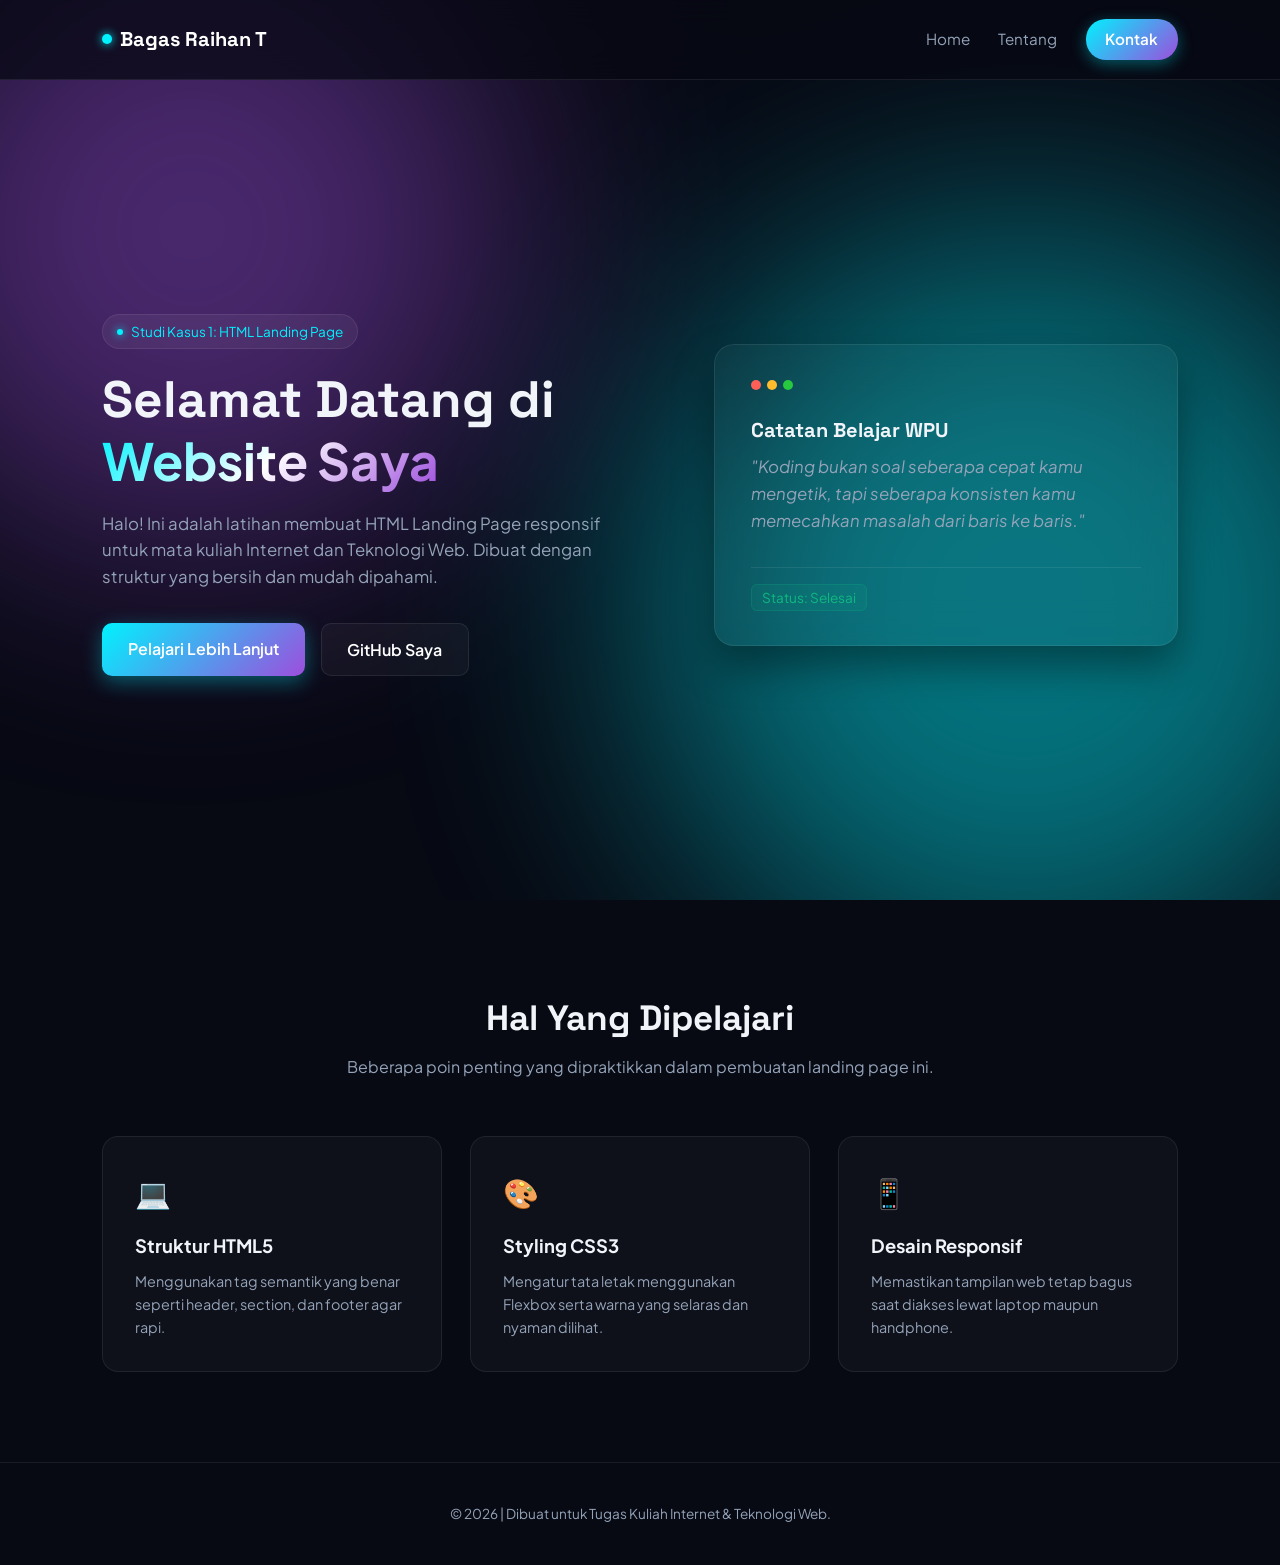
<file: wpubelajarweb/07-studi-kasus-1/index.html>
<!DOCTYPE html>
<html lang="id">
<head>
    <meta charset="UTF-8">
    <meta name="viewport" content="width=device-width, initial-scale=1.0">
    <title>Studi Kasus 1 - Landing Page</title>
    
    <link rel="preconnect" href="https://fonts.googleapis.com">
    <link rel="preconnect" href="https://fonts.gstatic.com" crossorigin>
    <link href="https://fonts.googleapis.com/css2?family=Plus+Jakarta+Sans:wght@300;400;500;600;700&family=Space+Grotesk:wght@500;700&display=swap" rel="stylesheet">

    <style>

        :root {
            --bg-dark: #070913;
            --card-bg: rgba(255, 255, 255, 0.03);
            --card-border: rgba(255, 255, 255, 0.08);
            --primary-cyan: #00f2fe;
            --primary-purple: #9d4edd;
            --text-main: #f1f5f9;
            --text-muted: #94a3b8;
            --glow-cyan: rgba(0, 242, 254, 0.35);
            --glow-purple: rgba(157, 78, 221, 0.35);
            --transition-smooth: all 0.3s cubic-bezier(0.16, 1, 0.3, 1);
        }

        * {
            margin: 0;
            padding: 0;
            box-sizing: border-box;
            font-family: 'Plus Jakarta Sans', sans-serif;
            scroll-behavior: smooth;
        }

        body {
            background-color: var(--bg-dark);
            color: var(--text-main);
            overflow-x: hidden;
            line-height: 1.6;
        }

        .bg-mesh {
            position: fixed;
            top: 0;
            left: 0;
            width: 100vw;
            height: 100vh;
            z-index: -1;
            overflow: hidden;
            pointer-events: none;
        }

        .blob {
            position: absolute;
            border-radius: 50%;
            filter: blur(130px);
            opacity: 0.45;
            animation: floatBlob 15s infinite alternate ease-in-out;
        }

        .blob-1 {
            top: -10%;
            left: -10%;
            width: 50vw;
            height: 50vw;
            background: var(--primary-purple);
        }

        .blob-2 {
            bottom: -10%;
            right: -10%;
            width: 60vw;
            height: 60vw;
            background: var(--primary-cyan);
            animation-delay: -5s;
        }

        @keyframes floatBlob {
            0% { transform: translate(0, 0) scale(1); }
            50% { transform: translate(50px, 70px) scale(1.1); }
            100% { transform: translate(-30px, 30px) scale(0.9); }
        }

        header {
            position: fixed;
            top: 0;
            left: 0;
            width: 100%;
            padding: 1.2rem 8%;
            display: flex;
            justify-content: space-between;
            align-items: center;
            z-index: 1000;
            background: rgba(7, 9, 19, 0.75);
            backdrop-filter: blur(16px);
            -webkit-backdrop-filter: blur(16px);
            border-bottom: 1px solid var(--card-border);
        }

        .logo {
            font-family: 'Space Grotesk', sans-serif;
            font-size: 1.25rem;
            font-weight: 700;
            color: #fff;
            display: flex;
            align-items: center;
            gap: 8px;
            text-decoration: none;
        }

        .logo-dot {
            width: 10px;
            height: 10px;
            background: var(--primary-cyan);
            border-radius: 50%;
            box-shadow: 0 0 10px var(--primary-cyan);
        }

        nav {
            display: flex;
            gap: 1.8rem;
            align-items: center;
        }

        nav a {
            color: var(--text-muted);
            text-decoration: none;
            font-size: 0.95rem;
            transition: var(--transition-smooth);
        }

        nav a:hover {
            color: #fff;
        }

        .btn-kontak {
            background: linear-gradient(135deg, var(--primary-cyan), var(--primary-purple));
            color: #fff !important;
            padding: 0.5rem 1.2rem;
            border-radius: 20px;
            font-weight: 600;
            box-shadow: 0 4px 15px var(--glow-cyan);
        }

        .btn-kontak:hover {
            transform: translateY(-2px);
            box-shadow: 0 6px 20px var(--glow-purple);
        }

        .hero {
            min-height: 100vh;
            padding: 150px 8% 60px;
            display: grid;
            grid-template-columns: 1.2fr 1fr;
            align-items: center;
            gap: 3.5rem;
        }

        .badge-tugas {
            display: inline-flex;
            align-items: center;
            gap: 8px;
            padding: 6px 14px;
            background: rgba(255, 255, 255, 0.05);
            border: 1px solid var(--card-border);
            border-radius: 20px;
            font-size: 0.85rem;
            color: var(--primary-cyan);
            margin-bottom: 1.2rem;
        }

        .badge-dot {
            width: 6px;
            height: 6px;
            background: var(--primary-cyan);
            border-radius: 50%;
            box-shadow: 0 0 8px var(--primary-cyan);
        }

        .hero h1 {
            font-family: 'Space Grotesk', sans-serif;
            font-size: 3.2rem;
            line-height: 1.2;
            margin-bottom: 1rem;
        }

        .text-gradient {
            background: linear-gradient(135deg, var(--primary-cyan), #ffffff, var(--primary-purple));
            -webkit-background-clip: text;
            -webkit-text-fill-color: transparent;
        }

        .hero p {
            color: var(--text-muted);
            margin-bottom: 2rem;
            font-size: 1.05rem;
            max-width: 500px;
        }

        .hero-buttons {
            display: flex;
            gap: 1rem;
        }

        .btn-utama, .btn-secondary {
            padding: 0.8rem 1.6rem;
            border-radius: 10px;
            text-decoration: none;
            font-weight: 600;
            transition: var(--transition-smooth);
        }

        .btn-utama {
            background: linear-gradient(135deg, var(--primary-cyan), var(--primary-purple));
            color: #fff;
            box-shadow: 0 6px 20px var(--glow-cyan);
        }

        .btn-utama:hover {
            transform: translateY(-2px);
            box-shadow: 0 8px 25px var(--glow-purple);
        }

        .btn-secondary {
            background: rgba(255, 255, 255, 0.04);
            color: #fff;
            border: 1px solid var(--card-border);
        }

        .btn-secondary:hover {
            background: rgba(255, 255, 255, 0.08);
            border-color: rgba(255, 255, 255, 0.2);
        }

        .hero-box {
            background: var(--card-bg);
            border: 1px solid var(--card-border);
            backdrop-filter: blur(20px);
            padding: 2.2rem;
            border-radius: 20px;
            box-shadow: 0 20px 40px rgba(0,0,0,0.4);
            transition: var(--transition-smooth);
        }

        .hero-box:hover {
            transform: translateY(-5px);
            border-color: rgba(0, 242, 254, 0.3);
        }

        .window-dot {
            display: flex;
            gap: 6px;
            margin-bottom: 1.5rem;
        }

        .window-dot span {
            width: 10px;
            height: 10px;
            border-radius: 50%;
        }

        .red { background: #ff5f56; }
        .yellow { background: #ffbd2e; }
        .green { background: #27c93f; }

        .hero-box h3 {
            font-family: 'Space Grotesk', sans-serif;
            margin-bottom: 0.5rem;
            font-size: 1.25rem;
        }

        .box-desc {
            color: var(--text-muted);
            font-style: italic;
            font-size: 0.95rem;
            margin-bottom: 1.5rem;
        }

        .box-footer {
            border-top: 1px solid var(--card-border);
            padding-top: 1rem;
        }

        .status-aktif {
            font-size: 0.85rem;
            color: #10b981;
            background: rgba(16, 185, 129, 0.1);
            padding: 4px 10px;
            border-radius: 6px;
            border: 1px solid rgba(16, 185, 129, 0.2);
        }

        .fitur-section {
            padding: 90px 8%;
        }

        .section-title {
            text-align: center;
            margin-bottom: 3.5rem;
        }

        .section-title h2 {
            font-family: 'Space Grotesk', sans-serif;
            font-size: 2.2rem;
            margin-bottom: 0.5rem;
        }

        .section-title p {
            color: var(--text-muted);
        }

        .fitur-grid {
            display: grid;
            grid-template-columns: repeat(auto-fit, minmax(260px, 1fr));
            gap: 1.8rem;
        }

        .fitur-card {
            background: var(--card-bg);
            border: 1px solid var(--card-border);
            padding: 2rem;
            border-radius: 16px;
            transition: var(--transition-smooth);
        }

        .fitur-card:hover {
            border-color: rgba(0, 242, 254, 0.3);
            transform: translateY(-5px);
            background: rgba(255, 255, 255, 0.05);
        }

        .ikon {
            font-size: 1.8rem;
            margin-bottom: 1rem;
        }

        .fitur-card h3 {
            font-size: 1.15rem;
            margin-bottom: 0.6rem;
        }

        .fitur-card p {
            color: var(--text-muted);
            font-size: 0.9rem;
        }

        footer {
            text-align: center;
            padding: 2.5rem 8%;
            border-top: 1px solid var(--card-border);
            color: var(--text-muted);
            font-size: 0.85rem;
        }

        @media (max-width: 850px) {
            .hero {
                grid-template-columns: 1fr;
                padding-top: 130px;
                text-align: center;
            }
            .hero p {
                margin: 0 auto 2rem;
            }
            .hero-buttons {
                justify-content: center;
            }
            .hero h1 {
                font-size: 2.4rem;
            }
            nav {
                display: none;
            }
        }
    </style>
</head>
<body>

    <div class="bg-mesh">
        <div class="blob blob-1"></div>
        <div class="blob blob-2"></div>
    </div>

    <header>
        <a href="#" class="logo">
            <div class="logo-dot"></div> Bagas Raihan T
        </a>
        <nav>
            <a href="#home">Home</a>
            <a href="#tentang">Tentang</a>
            <a href="#kontak" class="btn-kontak">Kontak</a>
        </nav>
    </header>

    <section id="home" class="hero">
        <div class="hero-content">
            <div class="badge-tugas">
                <div class="badge-dot"></div> Studi Kasus 1: HTML Landing Page
            </div>
            <h1>Selamat Datang di <br><span class="text-gradient">Website Saya</span></h1>
            <p>
                Halo! Ini adalah latihan membuat HTML Landing Page responsif untuk mata kuliah Internet dan Teknologi Web. Dibuat dengan struktur yang bersih dan mudah dipahami.
            </p>
            <div class="hero-buttons">
                <a href="#tentang" class="btn-utama">Pelajari Lebih Lanjut</a>
                <a href="https://github.com" target="_blank" class="btn-secondary">GitHub Saya</a>
            </div>
        </div>

        <div class="hero-box">
            <div class="window-dot">
                <span class="red"></span>
                <span class="yellow"></span>
                <span class="green"></span>
            </div>
            <h3>Catatan Belajar WPU</h3>
            <p class="box-desc">"Koding bukan soal seberapa cepat kamu mengetik, tapi seberapa konsisten kamu memecahkan masalah dari baris ke baris."</p>
            <div class="box-footer">
                <span class="status-aktif">Status: Selesai</span>
            </div>
        </div>
    </section>

    <section id="tentang" class="fitur-section">
        <div class="section-title">
            <h2>Hal Yang Dipelajari</h2>
            <p>Beberapa poin penting yang dipraktikkan dalam pembuatan landing page ini.</p>
        </div>

        <div class="fitur-grid">
            <div class="fitur-card">
                <div class="ikon">💻</div>
                <h3>Struktur HTML5</h3>
                <p>Menggunakan tag semantik yang benar seperti header, section, dan footer agar rapi.</p>
            </div>

            <div class="fitur-card">
                <div class="ikon">🎨</div>
                <h3>Styling CSS3</h3>
                <p>Mengatur tata letak menggunakan Flexbox serta warna yang selaras dan nyaman dilihat.</p>
            </div>

            <div class="fitur-card">
                <div class="ikon">📱</div>
                <h3>Desain Responsif</h3>
                <p>Memastikan tampilan web tetap bagus saat diakses lewat laptop maupun handphone.</p>
            </div>
        </div>
    </section>

    <footer id="kontak">
        <p>&copy; 2026 | Dibuat untuk Tugas Kuliah Internet & Teknologi Web.</p>
    </footer>

</body>
</html>
</file>
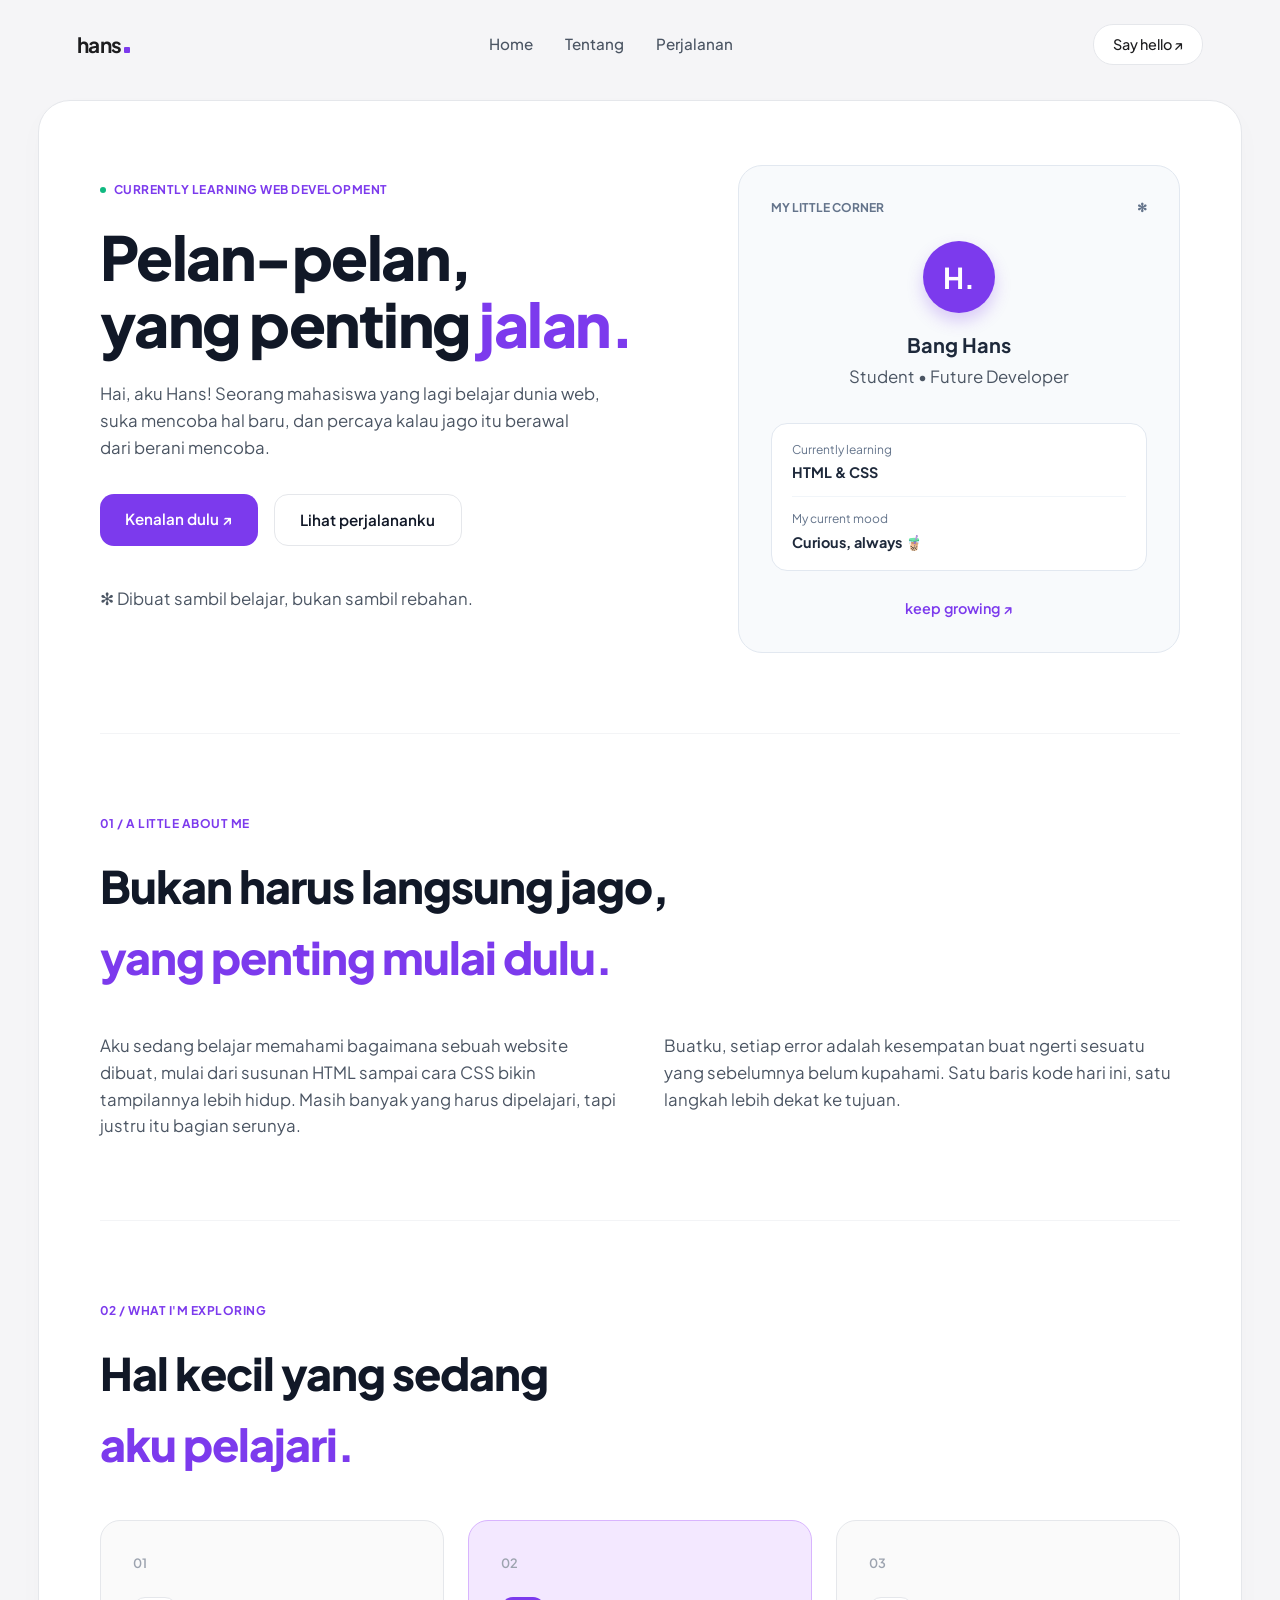
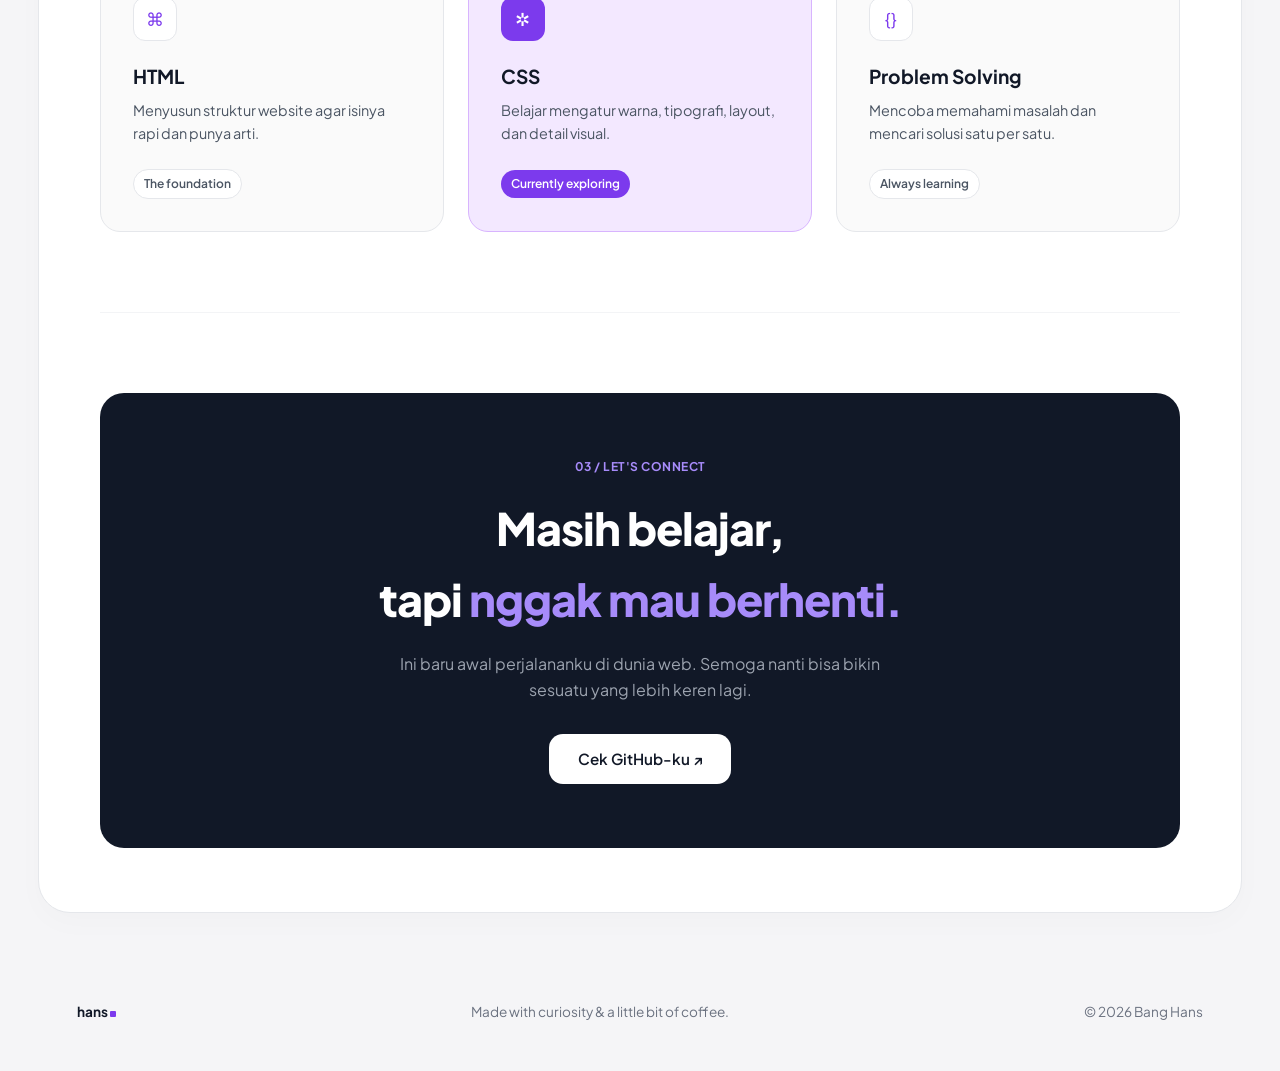
<file: wpubelajarweb/08-css-dasar/index.html>
<!DOCTYPE html>
<html lang="id">
<head>
    <meta charset="UTF-8">
    <meta name="viewport" content="width=device-width, initial-scale=1.0">
    <title>Bagas Raihan T. — Web Portfolio</title>
    <link rel="stylesheet" href="style.css">

    <link rel="preconnect" href="https://fonts.googleapis.com">
    <link rel="preconnect" href="https://fonts.gstatic.com" crossorigin>
    <link href="https://fonts.googleapis.com/css2?family=Plus+Jakarta+Sans:wght@300;400;500;600;700&display=swap" rel="stylesheet">
</head>
<body>

    <header>
        <a href="#" class="logo">hans<span class="logo-dot"></span></a>
        <nav>
            <a href="#home">Home</a>
            <a href="#tentang">Tentang</a>
            <a href="#perjalanan">Perjalanan</a>
        </nav>
        <a href="https://github.com/BangHansss" target="_blank" class="btn-say-hello">Say hello ↗</a>
    </header>

    <main class="main-wrapper">
        <div class="hero-card">
            
            <!-- Hero Section -->
            <section id="home" class="hero">
                <div class="hero-content">
                    <div class="badge-learning">
                        <span class="badge-dot"></span> CURRENTLY LEARNING WEB DEVELOPMENT
                    </div>
                    <h1>Pelan-pelan,<br>yang penting <span class="text-gradient">jalan.</span></h1>
                    <p>
                        Hai, aku Hans! Seorang mahasiswa yang lagi belajar dunia web, suka mencoba hal baru, dan percaya kalau jago itu berawal dari berani mencoba.
                    </p>
                    <div class="hero-buttons">
                        <a href="#tentang" class="btn-primary">Kenalan dulu ↗</a>
                        <a href="#perjalanan" class="btn-secondary">Lihat perjalananku</a>
                    </div>
                    <p class="footer-quote">✻ Dibuat sambil belajar, bukan sambil rebahan.</p>
                </div>

                <div class="little-corner-card">
                    <div class="corner-header">
                        <span class="corner-title">MY LITTLE CORNER</span>
                        <span class="corner-icon">✻</span>
                    </div>
                    <div class="profile-circle">H.</div>
                    <h3>Bang Hans</h3>
                    <p class="profile-subtitle">Student • Future Developer</p>
                    
                    <div class="corner-info">
                        <div class="info-item">
                            <span class="info-label">Currently learning</span>
                            <span class="info-value">HTML & CSS</span>
                        </div>
                        <hr class="info-divider">
                        <div class="info-item">
                            <span class="info-label">My current mood</span>
                            <span class="info-value">Curious, always 🧋</span>
                        </div>
                    </div>
                    <a href="https://github.com/BangHansss" target="_blank" class="corner-link">keep growing ↗</a>
                </div>
            </section>

            <section id="tentang" class="section-about">
                <div class="section-tag">01 / A LITTLE ABOUT ME</div>
                <h2>Bukan harus langsung jago,<br><span class="text-gradient">yang penting mulai dulu.</span></h2>
                <div class="about-grid">
                    <p>Aku sedang belajar memahami bagaimana sebuah website dibuat, mulai dari susunan HTML sampai cara CSS bikin tampilannya lebih hidup. Masih banyak yang harus dipelajari, tapi justru itu bagian serunya.</p>
                    <p>Buatku, setiap error adalah kesempatan buat ngerti sesuatu yang sebelumnya belum kupahami. Satu baris kode hari ini, satu langkah lebih dekat ke tujuan.</p>
                </div>
            </section>

            <section id="perjalanan" class="section-exploring">
                <div class="section-tag">02 / WHAT I'M EXPLORING</div>
                <h2>Hal kecil yang sedang<br><span class="text-gradient">aku pelajari.</span></h2>
                
                <div class="cards-grid">
                    <div class="explore-card">
                        <span class="card-num">01</span>
                        <div class="card-icon-box">⌘</div>
                        <h3>HTML</h3>
                        <p>Menyusun struktur website agar isinya rapi dan punya arti.</p>
                        <span class="card-badge">The foundation</span>
                    </div>

                    <div class="explore-card card-highlight">
                        <span class="card-num">02</span>
                        <div class="card-icon-box card-icon-dark">✲</div>
                        <h3>CSS</h3>
                        <p>Belajar mengatur warna, tipografi, layout, dan detail visual.</p>
                        <span class="card-badge badge-active">Currently exploring</span>
                    </div>

                    <div class="explore-card">
                        <span class="card-num">03</span>
                        <div class="card-icon-box">{}</div>
                        <h3>Problem Solving</h3>
                        <p>Mencoba memahami masalah dan mencari solusi satu per satu.</p>
                        <span class="card-badge">Always learning</span>
                    </div>
                </div>
            </section>

            <section class="section-connect">
                <div class="connect-box">
                    <div class="section-tag tag-light">03 / LET'S CONNECT</div>
                    <h2>Masih belajar,<br>tapi <span class="text-gradient-light">nggak mau berhenti.</span></h2>
                    <p>Ini baru awal perjalananku di dunia web. Semoga nanti bisa bikin sesuatu yang lebih keren lagi.</p>
                    <a href="https://github.com/BangHansss" target="_blank" class="btn-connect">Cek GitHub-ku ↗</a>
                </div>
            </section>

        </div>
    </main>

    <footer>
        <div class="footer-left">hans<span class="logo-dot"></span></div>
        <div class="footer-mid">Made with curiosity & a little bit of coffee.</div>
        <div class="footer-right">© 2026 Bang Hans</div>
    </footer>

</body>
</html>
</file>
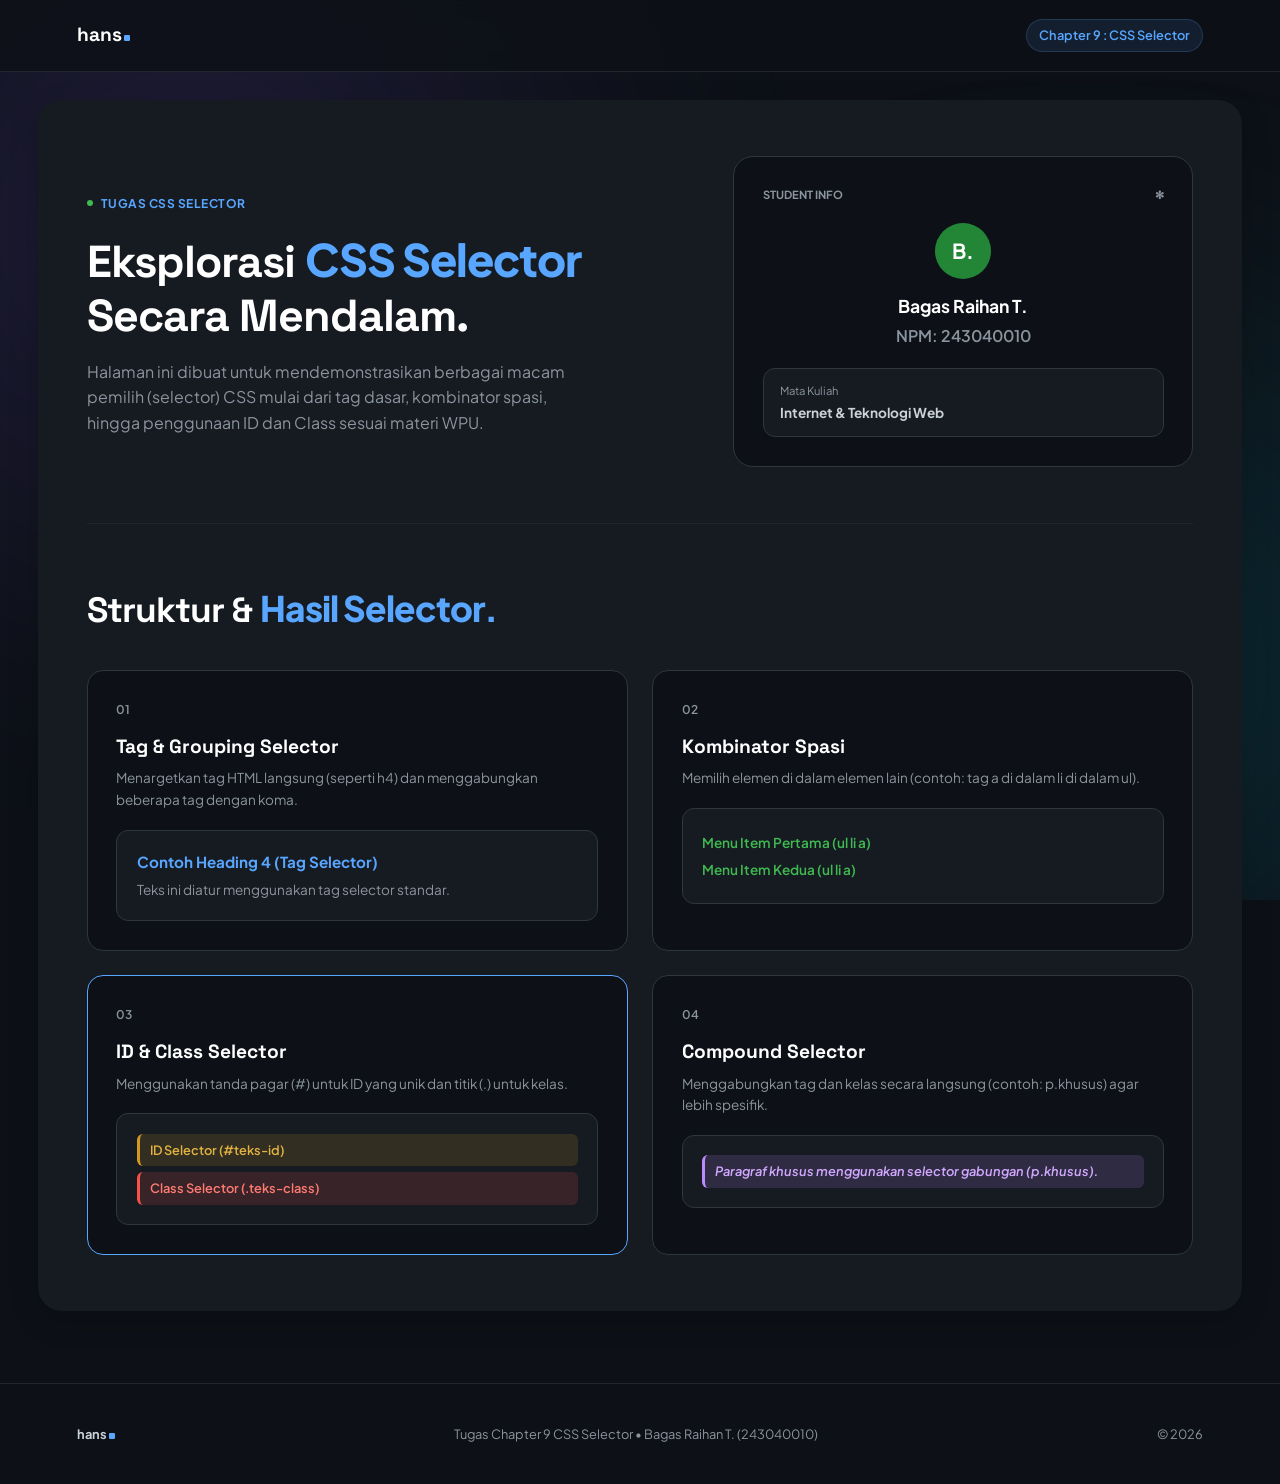
<file: wpubelajarweb/09-css-selector/index.html>
<!DOCTYPE html>
<html lang="id">
<head>
    <meta charset="UTF-8">
    <meta name="viewport" content="width=device-width, initial-scale=1.0">
    <title>Chapter 9 — CSS Selector | Bagas Raihan T.</title>
    <link rel="stylesheet" href="style.css">

    <link rel="preconnect" href="https://fonts.googleapis.com">
    <link rel="preconnect" href="https://fonts.gstatic.com" crossorigin>
    <link href="https://fonts.googleapis.com/css2?family=Plus+Jakarta+Sans:wght@300;400;500;600;700&family=Space+Grotesk:wght@500;700&display=swap" rel="stylesheet">
</head>
<body>

    <div class="bg-mesh">
        <div class="blob blob-1"></div>
        <div class="blob blob-2"></div>
        <div class="blob blob-3"></div>
    </div>

    <header>
        <a href="#" class="logo">hans<span class="logo-dot"></span></a>
        <div class="badge-nav">Chapter 9 : CSS Selector</div>
    </header>

    <main class="main-wrapper">
        <div class="hero-card">

            <section class="hero">
                <div class="hero-content">
                    <div class="badge-learning">
                        <span class="badge-dot"></span> TUGAS CSS SELECTOR
                    </div>
                    <h1>Eksplorasi <span class="text-gradient">CSS Selector</span><br>Secara Mendalam.</h1>
                    <p>
                        Halaman ini dibuat untuk mendemonstrasikan berbagai macam pemilih (selector) CSS mulai dari tag dasar, kombinator spasi, hingga penggunaan ID dan Class sesuai materi WPU.
                    </p>
                </div>

                <div class="little-corner-card">
                    <div class="corner-header">
                        <span class="corner-title">STUDENT INFO</span>
                        <span class="corner-icon">✻</span>
                    </div>
                    <div class="profile-circle">B.</div>
                    <h3>Bagas Raihan T.</h3>
                    <p class="profile-subtitle">NPM: 243040010</p>
                    
                    <div class="corner-info">
                        <div class="info-item">
                            <span class="info-label">Mata Kuliah</span>
                            <span class="info-value">Internet & Teknologi Web</span>
                        </div>
                    </div>
                </div>
            </section>

            <section class="section-selectors">
                <h2>Struktur & <span class="text-gradient">Hasil Selector.</span></h2>
                
                <div class="cards-grid">

                    <div class="explore-card">
                        <span class="card-num">01</span>
                        <h3>Tag & Grouping Selector</h3>
                        <p class="card-desc">Menargetkan tag HTML langsung (seperti h4) dan menggabungkan beberapa tag dengan koma.</p>
                        <div class="preview-box">
                            <h4>Contoh Heading 4 (Tag Selector)</h4>
                            <p class="tag-sample">Teks ini diatur menggunakan tag selector standar.</p>
                        </div>
                    </div>

                    <div class="explore-card">
                        <span class="card-num">02</span>
                        <h3>Kombinator Spasi</h3>
                        <p class="card-desc">Memilih elemen di dalam elemen lain (contoh: tag a di dalam li di dalam ul).</p>
                        <div class="preview-box">
                            <ul class="menu-list">
                                <li><a href="#">Menu Item Pertama (ul li a)</a></li>
                                <li><a href="#">Menu Item Kedua (ul li a)</a></li>
                            </ul>
                        </div>
                    </div>

                    <div class="explore-card card-highlight">
                        <span class="card-num">03</span>
                        <h3>ID & Class Selector</h3>
                        <p class="card-desc">Menggunakan tanda pagar (#) untuk ID yang unik dan titik (.) untuk kelas.</p>
                        <div class="preview-box">
                            <div id="teks-id">ID Selector (#teks-id)</div>
                            <div class="teks-class">Class Selector (.teks-class)</div>
                        </div>
                    </div>

                    <div class="explore-card">
                        <span class="card-num">04</span>
                        <h3>Compound Selector</h3>
                        <p class="card-desc">Menggabungkan tag dan kelas secara langsung (contoh: p.khusus) agar lebih spesifik.</p>
                        <div class="preview-box">
                            <p class="khusus">Paragraf khusus menggunakan selector gabungan (p.khusus).</p>
                        </div>
                    </div>

                </div>
            </section>

        </div>
    </main>

    <footer>
        <div class="footer-left">hans<span class="logo-dot"></span></div>
        <div class="footer-mid">Tugas Chapter 9 CSS Selector • Bagas Raihan T. (243040010)</div>
        <div class="footer-right">© 2026</div>
    </footer>

</body>
</html>
</file>
<file: wpubelajarweb/08-css-dasar/style.css>
* {
    margin: 0;
    padding: 0;
    box-sizing: border-box;
    font-family: 'Plus Jakarta Sans', sans-serif;
    scroll-behavior: smooth;
}

body {
    background-color: #f5f5f7;
    color: #1d1d1f;
    line-height: 1.6;
}

header {
    position: fixed;
    top: 0; left: 0;
    width: 100%;
    padding: 1.5rem 6%;
    display: flex;
    justify-content: space-between;
    align-items: center;
    background: rgba(245, 245, 247, 0.85);
    backdrop-filter: blur(12px);
    z-index: 1000;
}

.logo {
    font-size: 1.3rem;
    font-weight: 700;
    color: #1d1d1f;
    text-decoration: none;
    letter-spacing: -0.5px;
}

.logo-dot {
    display: inline-block;
    width: 6px; height: 6px;
    background-color: #7c3aed;
    margin-left: 2px;
    border-radius: 1px;
}

nav {
    display: flex;
    gap: 2rem;
}

nav a {
    text-decoration: none;
    color: #4b5563;
    font-size: 0.95rem;
    font-weight: 500;
}

nav a:hover {
    color: #1d1d1f;
}

.btn-say-hello {
    text-decoration: none;
    color: #1d1d1f;
    border: 1px solid #e5e7eb;
    padding: 0.5rem 1.2rem;
    border-radius: 20px;
    font-size: 0.9rem;
    font-weight: 500;
    background: #fff;
    transition: all 0.2s;
}

.btn-say-hello:hover {
    background: #f3f4f6;
}

.main-wrapper {
    padding: 100px 3% 40px;
    max-width: 1350px;
    margin: 0 auto;
}

.hero-card {
    background: #fff;
    border: 1px solid #e5e7eb;
    border-radius: 32px;
    padding: 4rem 5%;
    box-shadow: 0 10px 30px rgba(0, 0, 0, 0.02);
}

.hero {
    display: grid;
    grid-template-columns: 1.3fr 1fr;
    gap: 4rem;
    align-items: center;
    padding-bottom: 5rem;
    border-bottom: 1px solid #f3f4f6;
}

.badge-learning {
    display: inline-flex;
    align-items: center;
    gap: 8px;
    font-size: 0.75rem;
    font-weight: 700;
    color: #7c3aed;
    letter-spacing: 0.5px;
    margin-bottom: 1.5rem;
}

.badge-dot {
    width: 6px; height: 6px;
    background-color: #10b981;
    border-radius: 50%;
}

.hero h1 {
    font-size: 3.8rem;
    font-weight: 800;
    line-height: 1.1;
    color: #111827;
    margin-bottom: 1.5rem;
    letter-spacing: -1.5px;
}

.text-gradient {
    color: #7c3aed;
}

.hero p {
    color: #4b5563;
    font-size: 1.05rem;
    margin-bottom: 2rem;
    max-width: 500px;
}

.hero-buttons {
    display: flex;
    gap: 1rem;
    margin-bottom: 2.5rem;
}

.btn-primary {
    background-color: #7c3aed;
    color: #fff;
    padding: 0.8rem 1.6rem;
    border-radius: 14px;
    text-decoration: none;
    font-weight: 600;
    font-size: 0.95rem;
}

.btn-secondary {
    background-color: #fff;
    color: #111827;
    border: 1px solid #e5e7eb;
    padding: 0.8rem 1.6rem;
    border-radius: 14px;
    text-decoration: none;
    font-weight: 600;
    font-size: 0.95rem;
}

.footer-quote {
    font-size: 0.85rem;
    color: #9ca3af;
}

.little-corner-card {
    background: #f8fafc;
    border: 1px solid #e2e8f0;
    border-radius: 24px;
    padding: 2rem;
    text-align: center;
}

.corner-header {
    display: flex;
    justify-content: space-between;
    align-items: center;
    font-size: 0.75rem;
    font-weight: 700;
    color: #64748b;
    margin-bottom: 1.5rem;
}

.profile-circle {
    width: 72px; height: 72px;
    background: #7c3aed;
    color: #fff;
    font-size: 1.8rem;
    font-weight: 700;
    display: flex;
    align-items: center;
    justify-content: center;
    border-radius: 50%;
    margin: 0 auto 1rem;
    box-shadow: 0 8px 16px rgba(124, 58, 237, 0.25);
}

.little-corner-card h3 {
    font-size: 1.25rem;
    font-weight: 700;
    color: #1e293b;
    margin-bottom: 0.2rem;
}

.profile-subtitle {
    font-size: 0.85rem;
    color: #64748b;
    margin-bottom: 1.5rem;
}

.corner-info {
    background: #fff;
    border: 1px solid #e2e8f0;
    border-radius: 16px;
    padding: 1rem 1.25rem;
    text-align: left;
    margin-bottom: 1.5rem;
}

.info-item {
    display: flex;
    flex-direction: column;
    gap: 2px;
}

.info-label {
    font-size: 0.75rem;
    color: #64748b;
}

.info-value {
    font-size: 0.9rem;
    font-weight: 700;
    color: #1e293b;
}

.info-divider {
    border: none;
    border-top: 1px solid #f1f5f9;
    margin: 0.75rem 0;
}

.corner-link {
    display: inline-block;
    color: #7c3aed;
    text-decoration: none;
    font-weight: 600;
    font-size: 0.9rem;
}

.section-about, .section-exploring {
    padding: 5rem 0;
    border-bottom: 1px solid #f3f4f6;
}

.section-tag {
    font-size: 0.75rem;
    font-weight: 700;
    color: #7c3aed;
    margin-bottom: 1rem;
    letter-spacing: 0.5px;
}

.section-about h2, .section-exploring h2 {
    font-size: 2.8rem;
    font-weight: 800;
    color: #111827;
    margin-bottom: 2.5rem;
    letter-spacing: -1px;
}

.about-grid {
    display: grid;
    grid-template-columns: 1fr 1fr;
    gap: 3rem;
}

.about-grid p {
    color: #4b5563;
    font-size: 1.05rem;
}

.cards-grid {
    display: grid;
    grid-template-columns: repeat(3, 1fr);
    gap: 1.5rem;
}

.explore-card {
    background: #fafafa;
    border: 1px solid #e5e7eb;
    border-radius: 20px;
    padding: 2rem;
    position: relative;
}

.card-highlight {
    background: #f3e8ff;
    border-color: #d8b4fe;
}

.card-num {
    font-size: 0.8rem;
    font-weight: 600;
    color: #9ca3af;
    display: block;
    margin-bottom: 1.5rem;
}

.card-icon-box {
    width: 44px; height: 44px;
    background: #fff;
    border: 1px solid #e5e7eb;
    border-radius: 12px;
    display: flex;
    align-items: center;
    justify-content: center;
    font-size: 1.1rem;
    color: #7c3aed;
    margin-bottom: 1.2rem;
}

.card-icon-dark {
    background: #7c3aed;
    color: #fff;
    border: none;
}

.explore-card h3 {
    font-size: 1.2rem;
    font-weight: 700;
    color: #111827;
    margin-bottom: 0.5rem;
}

.explore-card p {
    font-size: 0.9rem;
    color: #4b5563;
    margin-bottom: 1.5rem;
}

.card-badge {
    display: inline-block;
    font-size: 0.75rem;
    font-weight: 600;
    padding: 4px 10px;
    background: #fff;
    border: 1px solid #e5e7eb;
    border-radius: 20px;
    color: #4b5563;
}

.badge-active {
    background: #7c3aed;
    color: #fff;
    border: none;
}

.section-connect {
    padding-top: 5rem;
}

.connect-box {
    background: #111827;
    border-radius: 24px;
    padding: 4rem;
    text-align: center;
    color: #fff;
}

.tag-light {
    color: #a78bfa;
}

.connect-box h2 {
    font-size: 2.8rem;
    font-weight: 800;
    margin-bottom: 1rem;
    letter-spacing: -1px;
}

.text-gradient-light {
    color: #a78bfa;
}

.connect-box p {
    color: #9ca3af;
    max-width: 500px;
    margin: 0 auto 2rem;
    font-size: 1rem;
}

.btn-connect {
    display: inline-block;
    background: #fff;
    color: #111827;
    padding: 0.8rem 1.8rem;
    border-radius: 14px;
    text-decoration: none;
    font-weight: 600;
    font-size: 0.95rem;
}

footer {
    display: flex;
    justify-content: space-between;
    align-items: center;
    padding: 3rem 6%;
    font-size: 0.85rem;
    color: #6b7280;
}

.footer-left {
    font-weight: 700;
    color: #111827;
}
</file>
<file: wpubelajarweb/09-css-selector/style.css>
* {
    margin: 0;
    padding: 0;
    box-sizing: border-box;
    font-family: 'Plus Jakarta Sans', sans-serif;
    scroll-behavior: smooth;
}

body {
    background-color: #0d1117;
    color: #c9d1d9;
    line-height: 1.6;
    position: relative;
    overflow-x: hidden;
}

.bg-mesh {
    position: fixed;
    top: 0; left: 0;
    width: 100vw; height: 100vh;
    z-index: -1;
    pointer-events: none;
    overflow: hidden;
}

.blob {
    position: absolute;
    border-radius: 50%;
    filter: blur(140px);
    opacity: 0.15;
}

.blob-1 { top: -10%; left: -10%; width: 50vw; height: 50vw; background: #8b5cf6; }
.blob-2 { bottom: -10%; right: -10%; width: 50vw; height: 50vw; background: #06b6d4; }
.blob-3 { display: none; }

header {
    position: fixed;
    top: 0; left: 0;
    width: 100%;
    padding: 1.2rem 6%;
    display: flex;
    justify-content: space-between;
    align-items: center;
    background: rgba(13, 17, 23, 0.85);
    backdrop-filter: blur(10px);
    z-index: 1000;
    border-bottom: 1px string rgba(255, 255, 255, 0.06);
    border-bottom: 1px solid #21262d;
}

.logo {
    font-family: 'Space Grotesk', sans-serif;
    font-size: 1.2rem;
    font-weight: 700;
    color: #fff;
    text-decoration: none;
}

.logo-dot {
    display: inline-block;
    width: 6px; height: 6px;
    background-color: #58a6ff;
    margin-left: 2px;
    border-radius: 1px;
}

.badge-nav {
    font-size: 0.8rem;
    font-weight: 600;
    color: #58a6ff;
    background: rgba(88, 166, 255, 0.1);
    border: 1px solid rgba(88, 166, 255, 0.2);
    padding: 5px 12px;
    border-radius: 20px;
}

.main-wrapper {
    padding: 100px 3% 40px;
    max-width: 1300px;
    margin: 0 auto;
}

.hero-card {
    background: #161b22;
    border-radius: 24px;
    padding: 3.5rem 4%;
    box-shadow: 0 10px 30px rgba(0, 0, 0, 0.2);
}

.hero {
    display: grid;
    grid-template-columns: 1.3fr 1fr;
    gap: 3rem;
    align-items: center;
    padding-bottom: 3.5rem;
    border-bottom: 1px solid #21262d;
}

.badge-learning {
    display: inline-flex;
    align-items: center;
    gap: 8px;
    font-size: 0.75rem;
    font-weight: 700;
    color: #58a6ff;
    letter-spacing: 0.5px;
    margin-bottom: 1.2rem;
}

.badge-dot {
    width: 6px; height: 6px;
    background-color: #3fb950;
    border-radius: 50%;
}

.hero h1 {
    font-family: 'Space Grotesk', sans-serif;
    font-size: 2.8rem;
    font-weight: 800;
    line-height: 1.2;
    color: #fff;
    margin-bottom: 1rem;
    letter-spacing: -1px;
}

.text-gradient {
    color: #58a6ff;
}

.hero p {
    color: #8b949e;
    font-size: 1rem;
    max-width: 480px;
}

.little-corner-card {
    background: #0d1117;
    border: 1px solid #30363d;
    border-radius: 20px;
    padding: 1.8rem;
    text-align: center;
}

.corner-header {
    display: flex;
    justify-content: space-between;
    align-items: center;
    font-size: 0.7rem;
    font-weight: 700;
    color: #8b949e;
    margin-bottom: 1.2rem;
}

.profile-circle {
    width: 56px; height: 56px;
    background: #238636;
    color: #fff;
    font-size: 1.3rem;
    font-weight: 700;
    display: flex;
    align-items: center;
    justify-content: center;
    border-radius: 50%;
    margin: 0 auto 0.8rem;
}

.little-corner-card h3 {
    font-size: 1.1rem;
    font-weight: 700;
    color: #fff;
    margin-bottom: 0.2rem;
}

.profile-subtitle {
    font-size: 0.8rem;
    color: #58a6ff;
    font-weight: 600;
    margin-bottom: 1.2rem;
}

.corner-info {
    background: #161b22;
    border: 1px solid #30363d;
    border-radius: 12px;
    padding: 0.8rem 1rem;
    text-align: left;
}

.info-item {
    display: flex;
    flex-direction: column;
    gap: 2px;
}

.info-label {
    font-size: 0.7rem;
    color: #8b949e;
}

.info-value {
    font-size: 0.85rem;
    font-weight: 700;
    color: #c9d1d9;
}

.section-selectors {
    padding-top: 3.5rem;
}

.section-tag {
    font-size: 0.75rem;
    font-weight: 700;
    color: #58a6ff;
    margin-bottom: 0.8rem;
    letter-spacing: 0.5px;
}

.section-selectors h2 {
    font-family: 'Space Grotesk', sans-serif;
    font-size: 2.2rem;
    font-weight: 800;
    color: #fff;
    margin-bottom: 2rem;
    letter-spacing: -1px;
}

.cards-grid {
    display: grid;
    grid-template-columns: repeat(2, 1fr);
    gap: 1.5rem;
}

.explore-card {
    background: #0d1117;
    border: 1px solid #30363d;
    border-radius: 16px;
    padding: 1.8rem;
    position: relative;
}

.card-highlight {
    border-color: #58a6ff;
}

.card-num {
    font-size: 0.75rem;
    font-weight: 600;
    color: #8b949e;
    display: block;
    margin-bottom: 0.8rem;
}

.explore-card h3 {
    font-family: 'Space Grotesk', sans-serif;
    font-size: 1.2rem;
    font-weight: 700;
    color: #fff;
    margin-bottom: 0.3rem;
}

.card-desc {
    font-size: 0.85rem;
    color: #8b949e;
    margin-bottom: 1.2rem;
}

.preview-box {
    background: #161b22;
    border: 1px solid #30363d;
    border-radius: 12px;
    padding: 1.2rem;
}

.preview-box h4 {
    color: #58a6ff;
    margin-bottom: 0.3rem;
    font-size: 0.95rem;
}
.preview-box .tag-sample {
    font-size: 0.85rem;
    color: #8b949e;
}

.menu-list {
    list-style: none;
}
.menu-list li a {
    color: #3fb950;
    text-decoration: none;
    font-weight: 600;
    font-size: 0.85rem;
    display: block;
    padding: 3px 0;
}
.menu-list li a:hover {
    text-decoration: underline;
}

#teks-id {
    background: rgba(210, 153, 34, 0.15);
    color: #e3b341;
    padding: 6px 10px;
    border-radius: 6px;
    font-weight: 600;
    font-size: 0.8rem;
    margin-bottom: 6px;
    border-left: 3px solid #d29922;
}

.teks-class {
    background: rgba(248, 81, 73, 0.15);
    color: #ff7b72;
    padding: 6px 10px;
    border-radius: 6px;
    font-weight: 600;
    font-size: 0.8rem;
    border-left: 3px solid #f85149;
}

p.khusus {
    background: rgba(187, 134, 252, 0.15);
    color: #d2a8ff;
    padding: 6px 10px;
    border-radius: 6px;
    font-style: italic;
    font-weight: 600;
    font-size: 0.8rem;
    border-left: 3px solid #bc8cff;
}

footer {
    display: flex;
    justify-content: space-between;
    align-items: center;
    padding: 2.5rem 6%;
    font-size: 0.8rem;
    color: #8b949e;
    border-top: 1px solid #21262d;
    margin-top: 2rem;
}

.footer-left {
    font-weight: 700;
    color: #c9d1d9;
}

@media (max-width: 768px) {
    .hero {
        grid-template-columns: 1fr;
    }
    .cards-grid {
        grid-template-columns: 1fr;
    }
}
</file>
